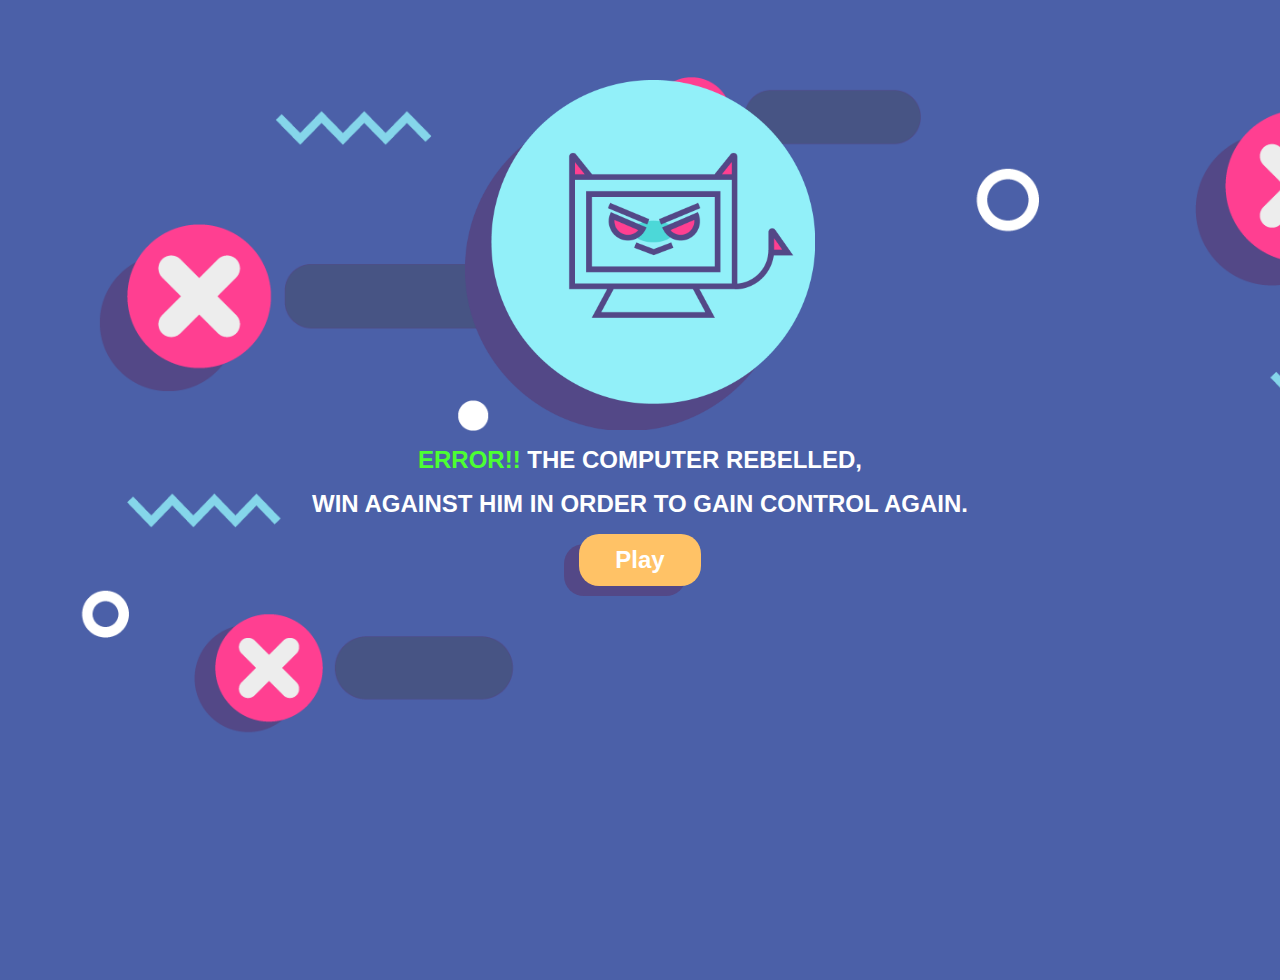
<file: index.html>
<!DOCTYPE html>
<html lang="en">
<head>
    <meta charset="UTF-8">
    <meta http-equiv="X-UA-Compatible" content="IE=edge">
    <meta name="viewport" content="width=device-width, initial-scale=1.0">
    <link href="style.css" rel="stylesheet">
    <title>Rock paper scissor</title>
</head>
<body id="index-body">
    <div id="container">
      <img id="logo" src="images/computer_logo.png" alt="evil computer">
      <div class="story"><span id="error">ERROR!!</span> THE COMPUTER REBELLED,</div>
      <div class="story">WIN AGAINST HIM IN ORDER TO GAIN CONTROL AGAIN.</div>
      <a href="html/during_game.html"><button>Play</button></a>
    </div>
</body>
</html>
</file>
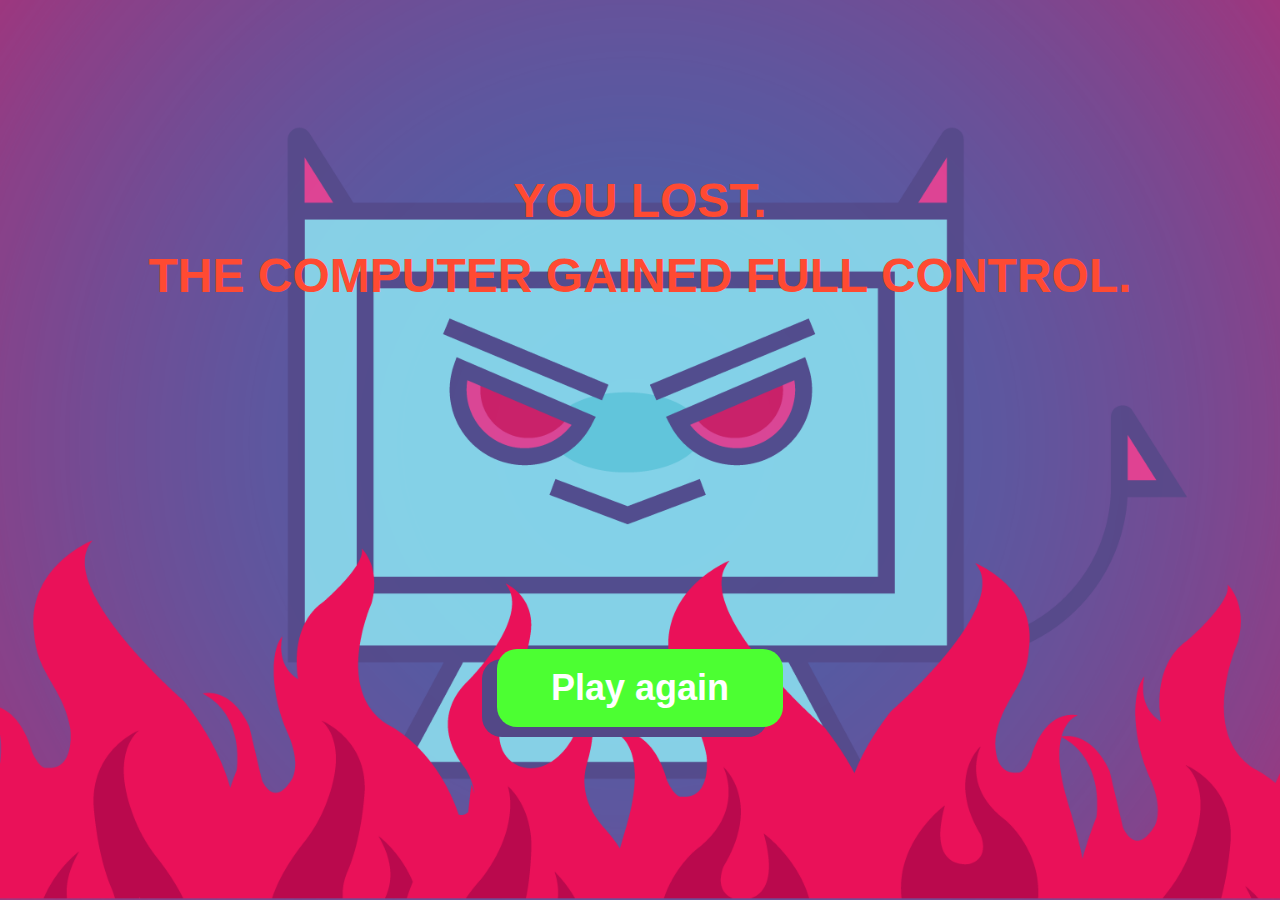
<file: computer_won.html>
<!DOCTYPE html>
<html lang="en">
<head>
    <meta charset="UTF-8">
    <meta http-equiv="X-UA-Compatible" content="IE=edge">
    <meta name="viewport" content="width=device-width, initial-scale=1.0">
    <link href="style.css" rel="stylesheet">
    <script src="script.js"></script>
    <title>YOU LOST CONTROL</title>
</head>
<body id="computer_won-body">
  <div class="computer_won-container">
    <div class="para">
      <div>YOU LOST.</div>
      <div>THE COMPUTER GAINED FULL CONTROL.</div>
    </div>
    <button >Play again</button>
  </div>
</body>
</html>
</file>
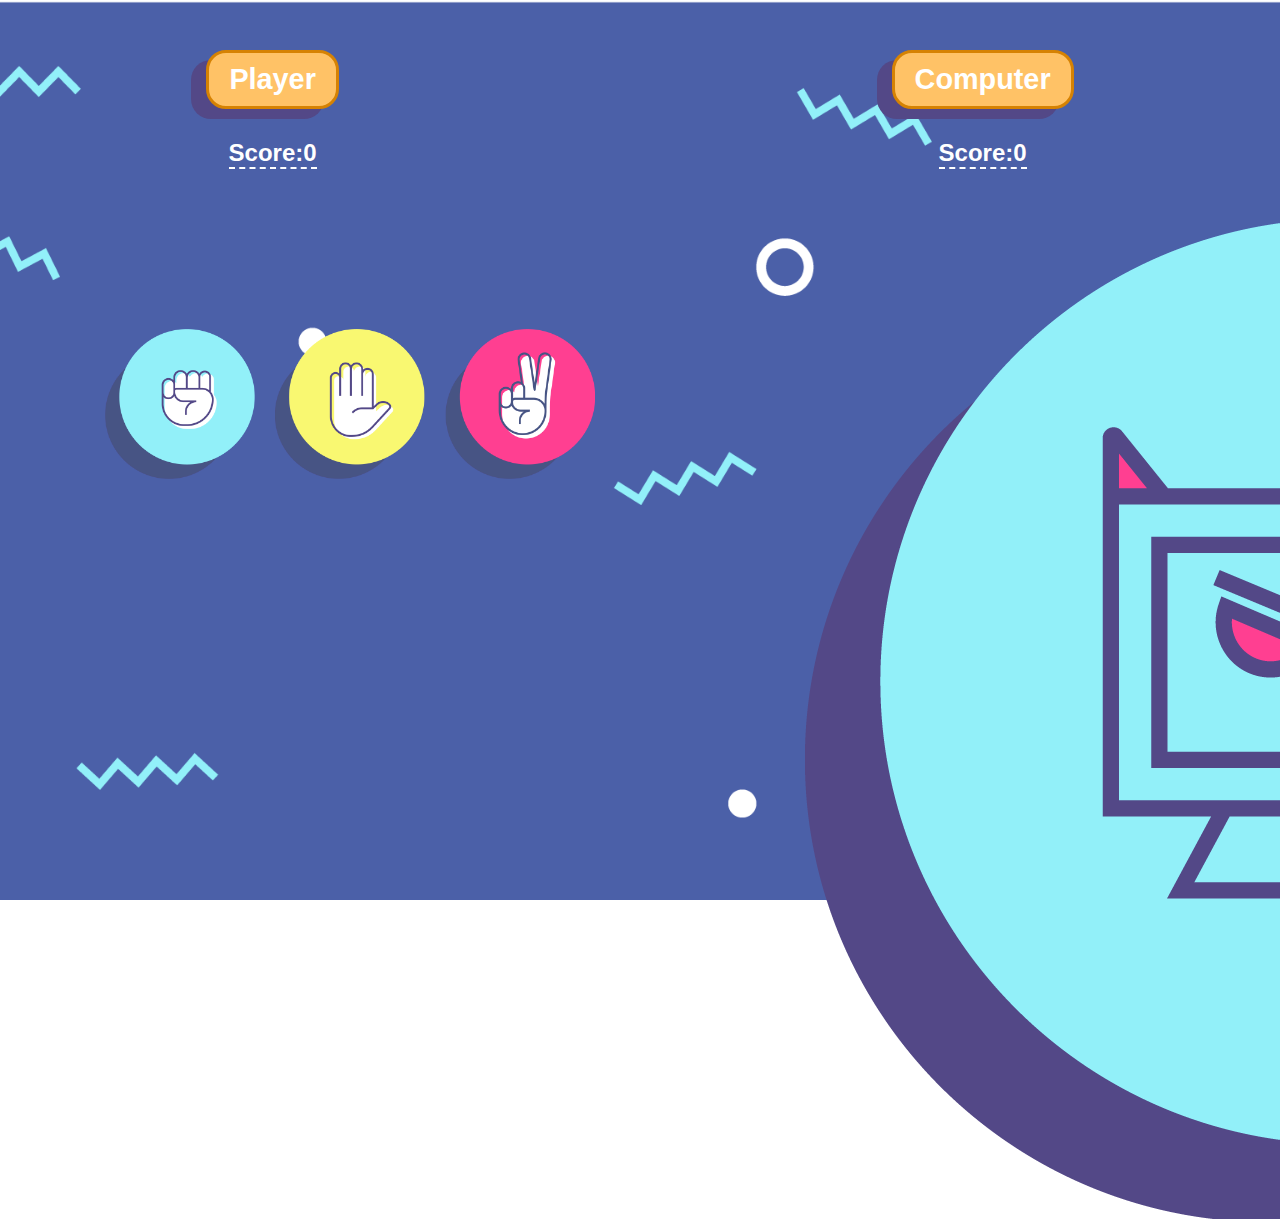
<file: during_game.html>
<!DOCTYPE html>
<html lang="en">
<head>
    <meta charset="UTF-8">
    <meta http-equiv="X-UA-Compatible" content="IE=edge">
    <meta name="viewport" content="width=device-width, initial-scale=1.0">
    <link href="style.css" rel="stylesheet">
    <script src="script.js"></script>
    <title>Rock paper scissor</title>
</head>
<body id="during_game-body">
  <div class="container">
    
    <div class="tags">
    <div id="player-box">
      <div class="name">Player</div>
      <div class="score">Score:<span id="player-score">0</span></div>
    </div>

    <div id="computer-box">
      <div class="name">Computer</div>
      <div class="score">Score:<span id="computer-score">0</span></div>
    </div>

    </div> 

    <div class="logos">
    <div id="player-selection">
        <img src="images/rock.png" alt="rock">
        <img src="images/paper.png" alt="paper">
        <img src="images/scissor.png" alt="scissor">
    </div>
    <div id="computer-logo">
        <img src="images/computer_logo.png" alt="computer">
    </div>
    </div>

  </div>
</body>
</html>
</file>
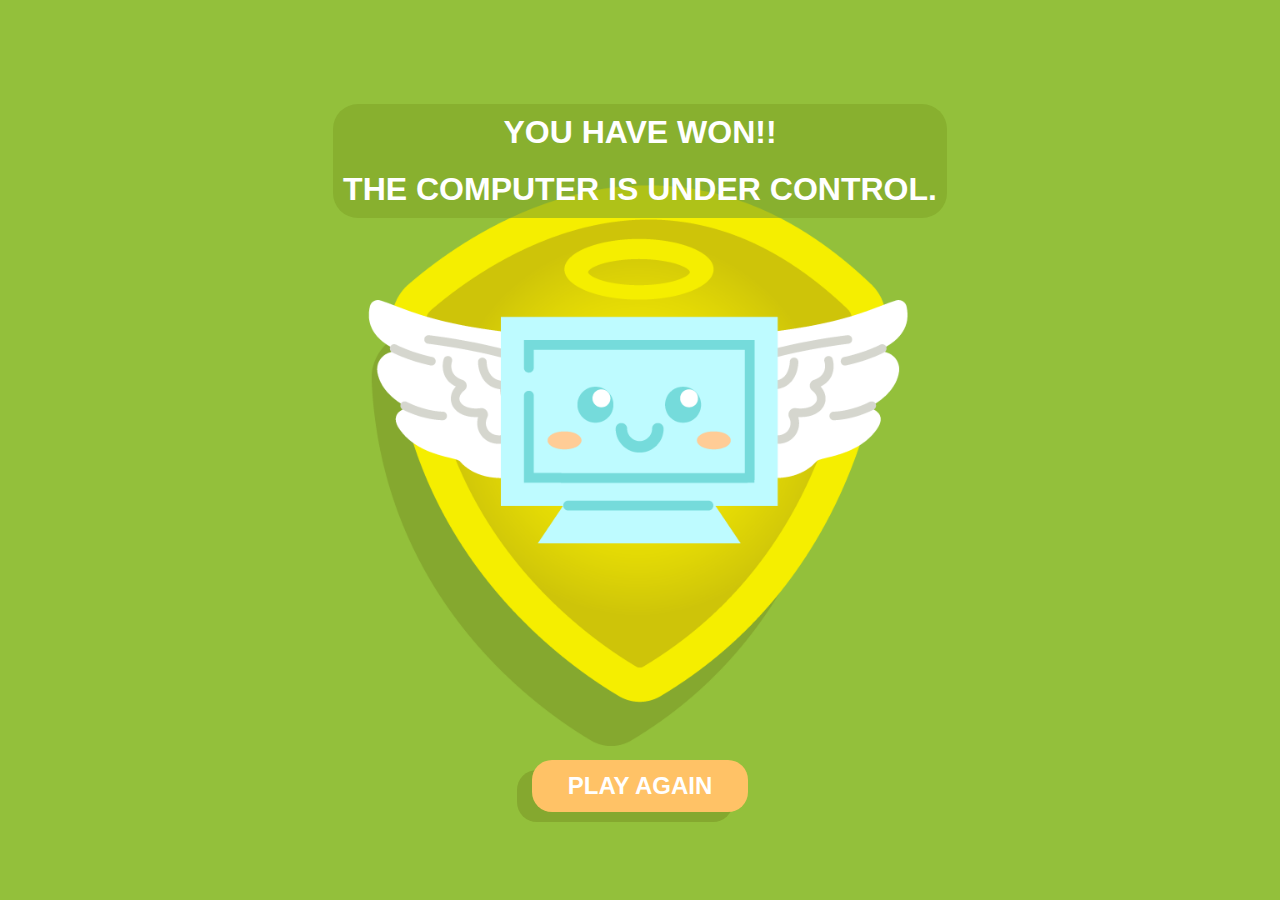
<file: player_won.html>
<!DOCTYPE html>
<html lang="en">
<head>
    <meta charset="UTF-8">
    <meta http-equiv="X-UA-Compatible" content="IE=edge">
    <meta name="viewport" content="width=device-width, initial-scale=1.0">
    <link href="style.css" rel="stylesheet">
    <script src="script.js"></script>
    <title>YOU HAVE GAINED CONTROL AGAIN.</title>
</head>
<body id="player_won-body">
  <div class="player_won-container">
    <div class="para">
      <div>YOU HAVE WON!!</div>
      <div>THE COMPUTER IS UNDER CONTROL.</div>
    </div>
    <button>PLAY AGAIN</button>
</div>
</body>
</html>
</file>
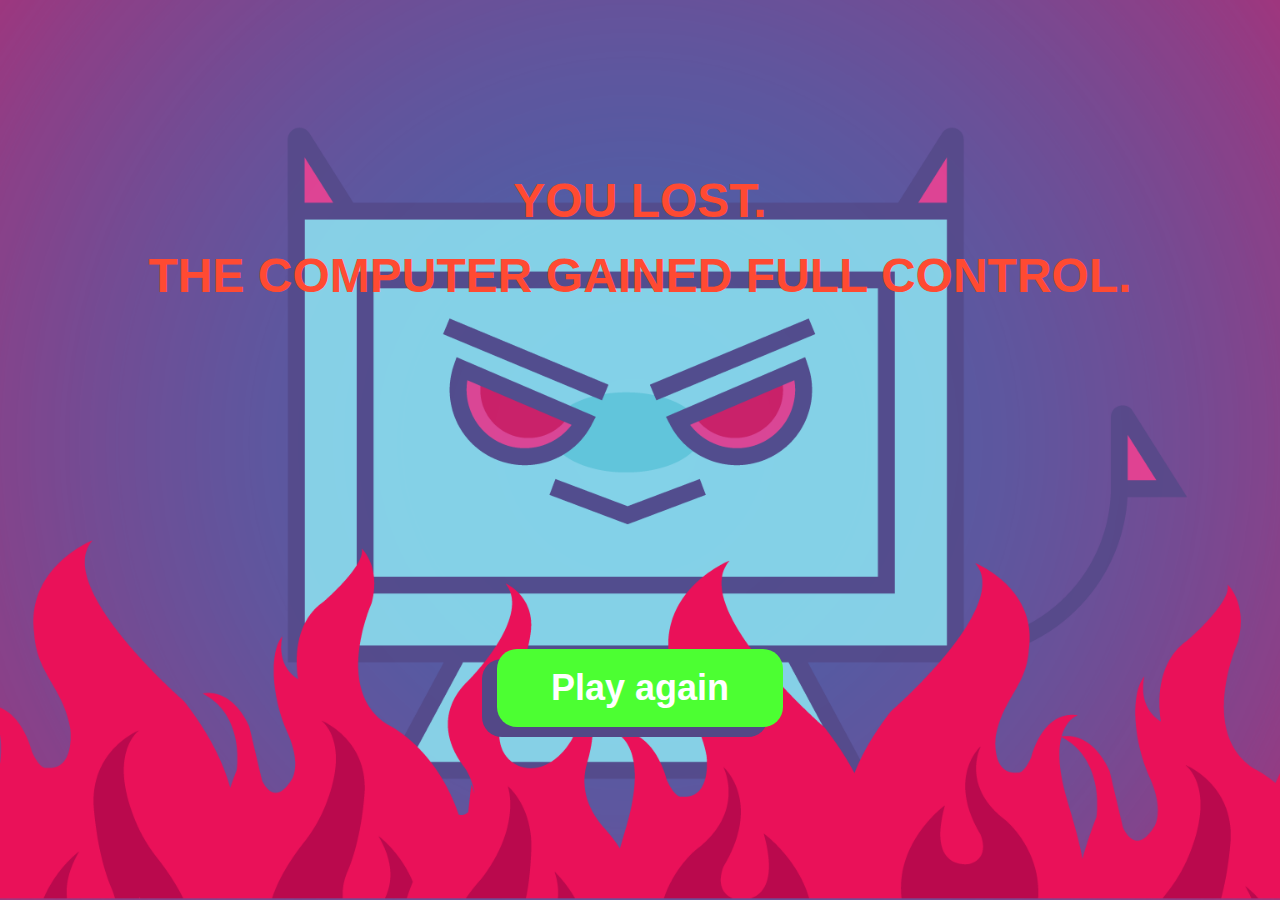
<file: html/computer_won.html>
<!DOCTYPE html>
<html lang="en">
<head>
    <meta charset="UTF-8">
    <meta http-equiv="X-UA-Compatible" content="IE=edge">
    <meta name="viewport" content="width=device-width, initial-scale=1.0">
    <link href="../style.css" rel="stylesheet">
    <title>YOU LOST CONTROL</title>
</head>
<body id="computer_won-body">
  <div class="computer_won-container">
    <div class="para">
      <div>YOU LOST.</div>
      <div>THE COMPUTER GAINED FULL CONTROL.</div>
    </div>
    <a href="during_game.html"><button>Play again</button></a>
  </div>
</body>
</html>
</file>
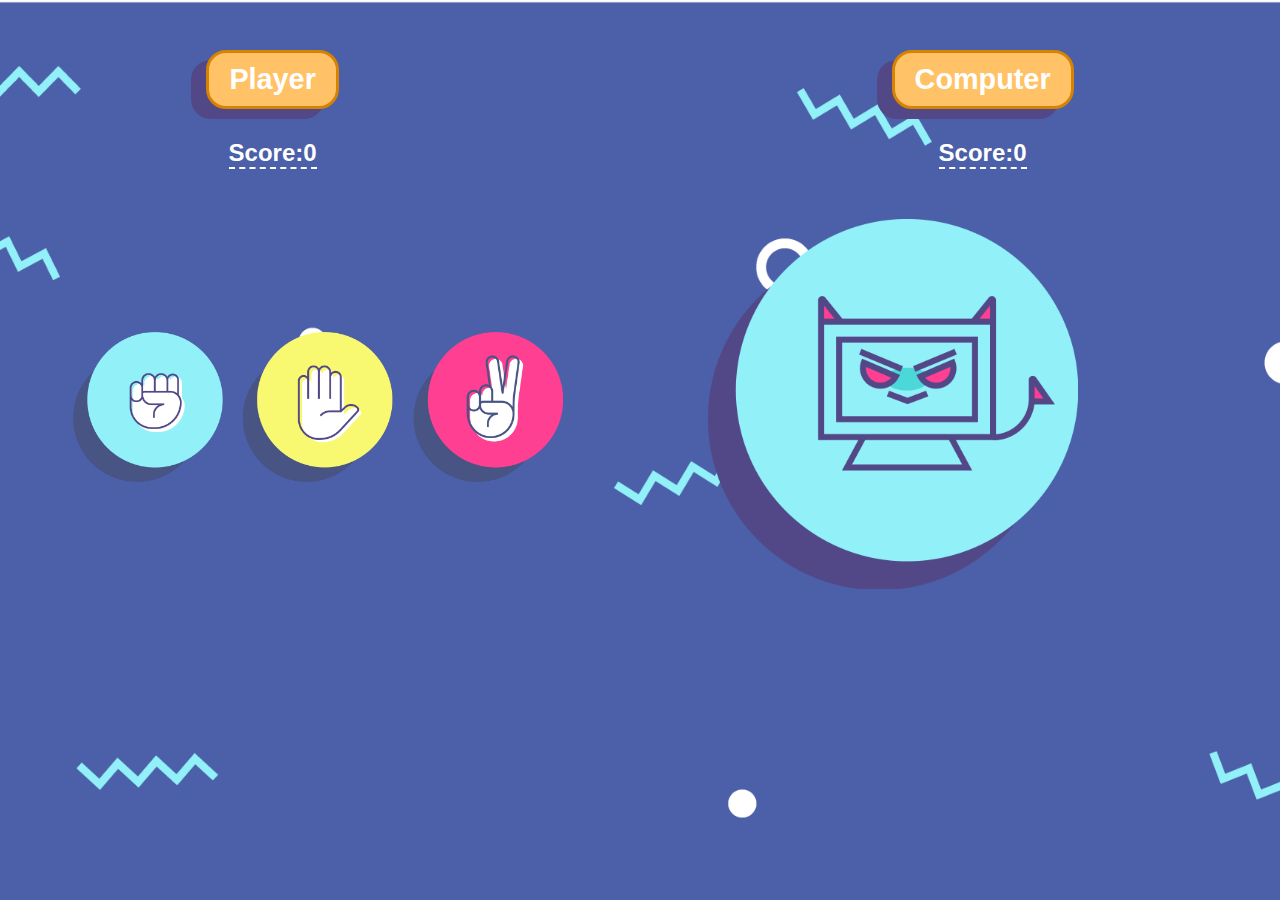
<file: html/during_game.html>
<!DOCTYPE html>
<html lang="en">
<head>
    <meta charset="UTF-8">
    <meta http-equiv="X-UA-Compatible" content="IE=edge">
    <meta name="viewport" content="width=device-width, initial-scale=1.0">
    <link href="../style.css" rel="stylesheet">
    <script src="../script.js" defer></script>
    <title>Rock paper scissor</title>
</head>
<body id="during_game-body">
  <div class="container">
    
    <div class="tags">
    <div id="player-box">
      <div class="name">Player</div>
      <div class="score">Score:<span id="player-score"></span></div>
    </div>
    <div id="computer-box">
      <div class="name">Computer</div>
      <div class="score">Score:<span id="computer-score"></span></div>
    </div>
    </div> 

    <div class="logos">
    <div id="player-selection">
        <img class="rock" src="../images/rock.png" alt="rock">
        <img class="paper" src="../images/paper.png" alt="paper">
        <img class="scissors" src="../images/scissors.png" alt="scissors">
    </div>
    <div id="computer-selection">
        <img id="computer-logo" src="../images/computer_logo.png" alt="computer">
    </div>
    </div>
  </div>

  <audio id="myAudio"  loop>
    <source src="../sounds/background_music.mp3" type="audio/mpeg"></source>
    </audio>
</body>
</html>
</file>
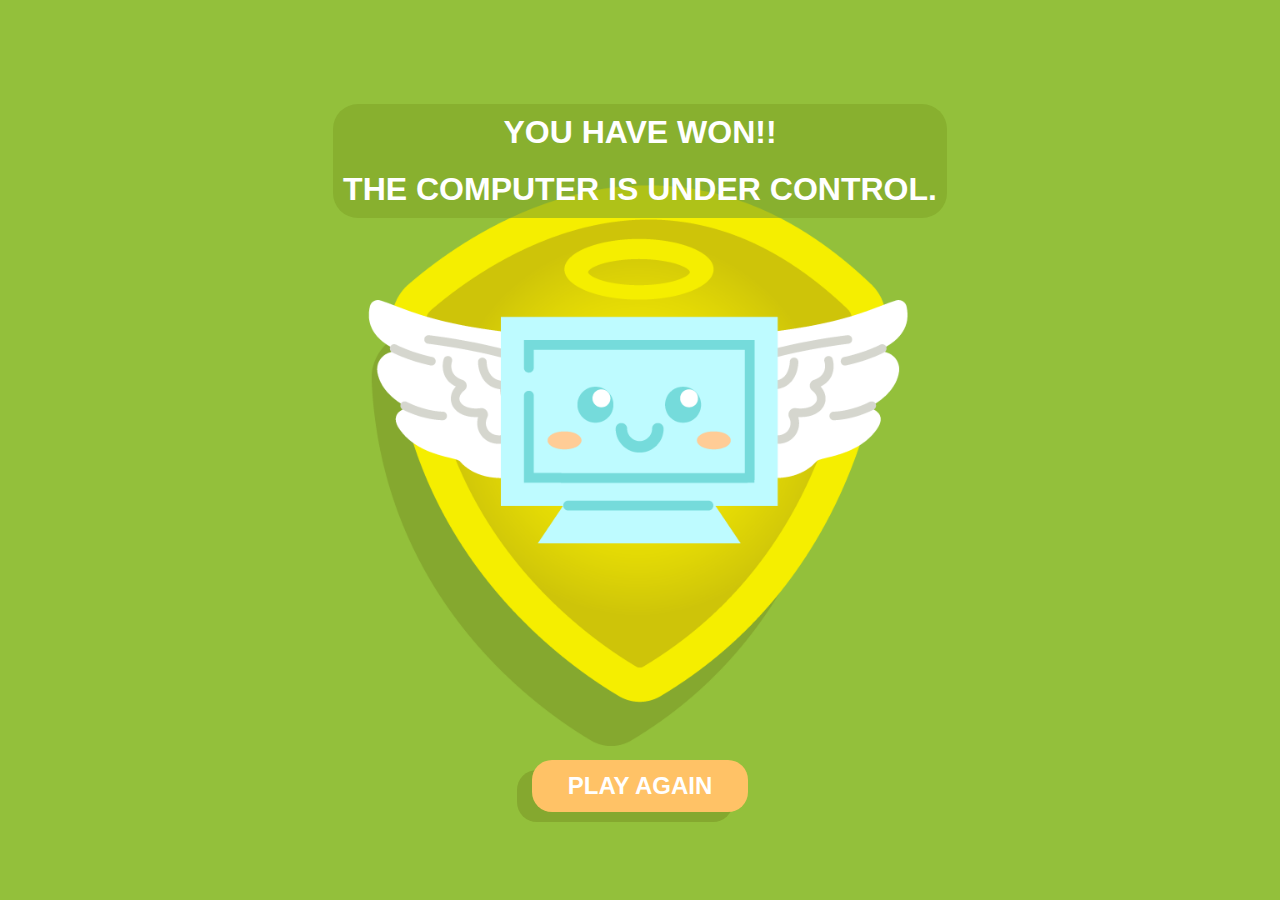
<file: html/player_won.html>
<!DOCTYPE html>
<html lang="en">
<head>
    <meta charset="UTF-8">
    <meta http-equiv="X-UA-Compatible" content="IE=edge">
    <meta name="viewport" content="width=device-width, initial-scale=1.0">
    <link href="../style.css" rel="stylesheet">
    <title>YOU HAVE GAINED CONTROL AGAIN.</title>
</head>
<body id="player_won-body">
  <div class="player_won-container">
    <div class="para">
      <div>YOU HAVE WON!!</div>
      <div>THE COMPUTER IS UNDER CONTROL.</div>
    </div>
    <a href="during_game.html"><button id="player-won-button">PLAY AGAIN</button></a>
</div>
</body>
</html>
</file>
<file: style.css>
/*index file style*/
#index-body {
    background-image: url(images/index_background.png);
    background-size: cover;
    background-repeat: no-repeat;
    min-height: 100vh;
    margin: 0;
    padding: 0;
    color: white;
    overflow: hidden;
}

#container {
    display: flex;
    flex-direction: column;
    align-items: center;
    margin-top: 5em;
    gap: 1em;
}

#logo {
    height: 350px;
    width: 350px;
}

.story {
    font-size: 1.5em;
    font-family: Arial, Helvetica, sans-serif;
    font-weight: 600;
}

button {
    font-size: 1.5em;
    font-family: Arial, Helvetica, sans-serif;
    font-weight: 600;
    padding: 0.5em 1.5em 0.5em 1.5em;
    border-radius: 20px;
    border: none;
    background-color: #FFC266;
    color: white;
    box-shadow: -15px 10px #534887;
}

#error {
    color: #4CFF32;
}

/*during_game file style*/
#during_game-body {
    background-image: url(images/during_game.png);
    background-size: cover;
    background-position: center center;
    background-repeat: no-repeat;
    min-height: 100vh;
    margin: 0;
    padding: 0;
    color: white;
    font-size: 1.5em;
    font-family: Arial, Helvetica, sans-serif;
    font-weight: 600;
}

.container {
    display: flex;
    flex-direction: column;
}

#player-box {
    display: flex;
    flex-direction: column;
    align-items: center;
    gap: 30px;
    padding: 20px;
}

#player-selection img {
    height: 150px;
    width: 150px;
}

#player-selection {
    display: flex;
    gap: 20px;
}

.name {
    font-size: larger;
    background-color: #FFC266;
    border: #d68203 3px solid;
    padding: 10px 20px;
    border-radius: 20px;
    box-shadow: -15px 10px #534887;
}

.score {
    border-bottom: 2px white dashed;
}

#computer-box {
    display: flex;
    flex-direction: column;
    align-items: center;
    padding: 20px;
    gap: 30px;
}

#computer-logo{
    height: 370px;
    width: 370px;
}

.logos {
    display: flex;
    justify-content: space-around;
    align-items: center;
    gap: 60px;
    margin: 0 30px;
}

.tags{
    display: flex;
    justify-content: space-around;
    align-items: center;
    gap: 200px;
    padding: 30px;
}

#computer-selection {
    width: 500px;
}

/*computer won file style*/
#computer_won-body{
    min-height: 100vh;
    background-image: url(images/computer_won.png);
    background-size: cover;
    background-position: center;
    background-repeat: no-repeat;
    background-attachment: fixed;
    margin: 0;
    padding: 0;
    color: white;
    font-size: 1.5em;
    font-family: Arial, Helvetica, sans-serif;
    font-weight: 600;
}

.computer_won-container {
    display: flex;
    flex-direction: column;
    justify-content: space-around;
    align-items: center;
    min-height: 100vh;
}

.para {
    font-size: 2em;
    display: flex;
    flex-direction: column;
    justify-content: center;
    align-items: center;
    gap: 20px;
    color: #FF4A32;
}

.computer_won-container button {
    background-color: #4CFF32;
}

/*player won file style*/
#player_won-body {
    background-image: url(images/player_won.png);
    background-size: cover;
    background-repeat: no-repeat;
    background-position: center;
    background-attachment: fixed;
    min-height: 100vh;
    color: white;
    font-size: 1em;
    font-family: Arial, Helvetica, sans-serif;
    font-weight: 600;
    overflow: hidden;;
}

.player_won-container {
    display: flex;
    flex-direction: column;
    min-height: 100vh;
    align-items: center;
    justify-content: space-around;
    gap: 350px;
    margin: 5px 0;
}

.player_won-container .para {
    color: white;
    background-color: rgba(129, 165, 40, .6);
    padding: 10px;
    border-radius: 25px;
}

.player_won-container button {
    box-shadow: -15px 10px #85A82F;
}

button:hover {
    transform: scale(1.2);
    box-shadow: -8px 10px #534887;
    background-color: #FF3F91;
}

#player-selection :hover {
    transform: scale(1.2);
}

#player-won-button:hover {
    background-color: #f8a120;
    box-shadow: -8px 10px #85A82F;
    margin-bottom: 6px;
}
</file>
